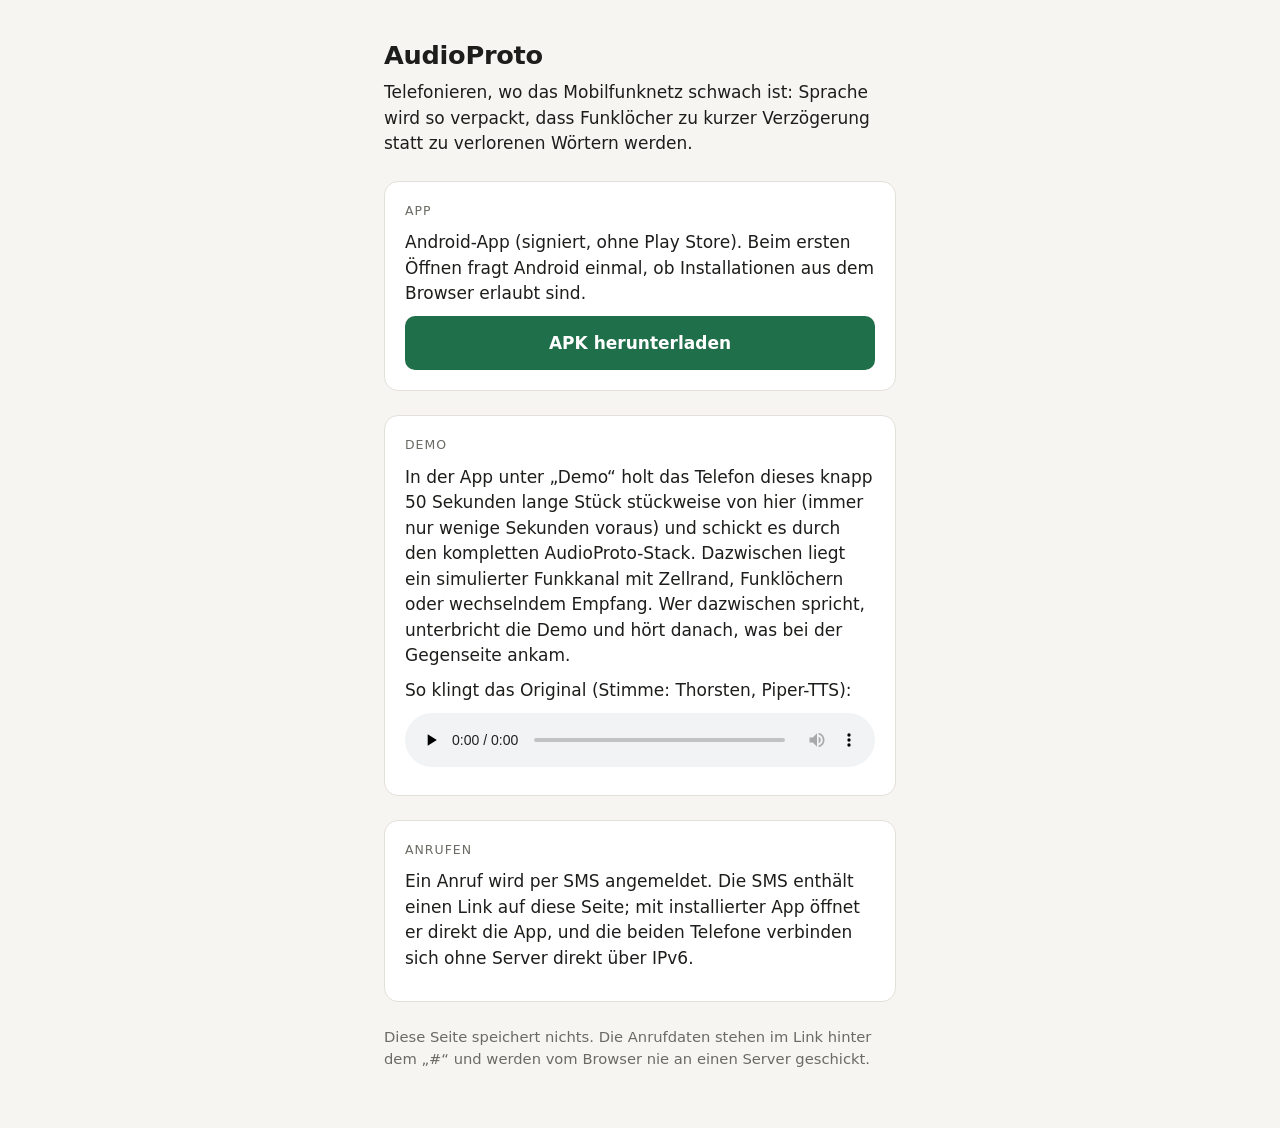
<file: index.html>
<!doctype html>
<html lang="de">
<head>
<meta charset="utf-8">
<meta name="viewport" content="width=device-width, initial-scale=1">
<title>AudioProto</title>
<link rel="stylesheet" href="/style.css">
</head>
<body>
<main>
  <h1>AudioProto</h1>
  <p>Telefonieren, wo das Mobilfunknetz schwach ist: Sprache wird so verpackt, dass Funklöcher zu kurzer Verzögerung statt zu verlorenen Wörtern werden.</p>

  <div class="card">
    <p class="kind">App</p>
    <p>Android-App (signiert, ohne Play Store). Beim ersten Öffnen fragt Android einmal, ob Installationen aus dem Browser erlaubt sind.</p>
    <a class="btn" href="https://github.com/Dinotier/AudioProto/releases/latest/download/audioproto.apk">APK herunterladen</a>
  </div>

  <div class="card">
    <p class="kind">Demo</p>
    <p>In der App unter „Demo“ holt das Telefon dieses knapp 50 Sekunden lange Stück stückweise von hier (immer nur wenige Sekunden voraus) und schickt es durch den kompletten AudioProto-Stack. Dazwischen liegt ein simulierter Funkkanal mit Zellrand, Funklöchern oder wechselndem Empfang. Wer dazwischen spricht, unterbricht die Demo und hört danach, was bei der Gegenseite ankam.</p>
    <p>So klingt das Original (Stimme: Thorsten, Piper-TTS):</p>
    <audio controls preload="none" src="/demo/demo-40s.wav" style="width:100%"></audio>
  </div>

  <div class="card">
    <p class="kind">Anrufen</p>
    <p>Ein Anruf wird per SMS angemeldet. Die SMS enthält einen Link auf diese Seite; mit installierter App öffnet er direkt die App, und die beiden Telefone verbinden sich ohne Server direkt über IPv6.</p>
  </div>
  <p class="muted">Diese Seite speichert nichts. Die Anrufdaten stehen im Link hinter dem „#“ und werden vom Browser nie an einen Server geschickt.</p>
</main>
</body>
</html>
</file>
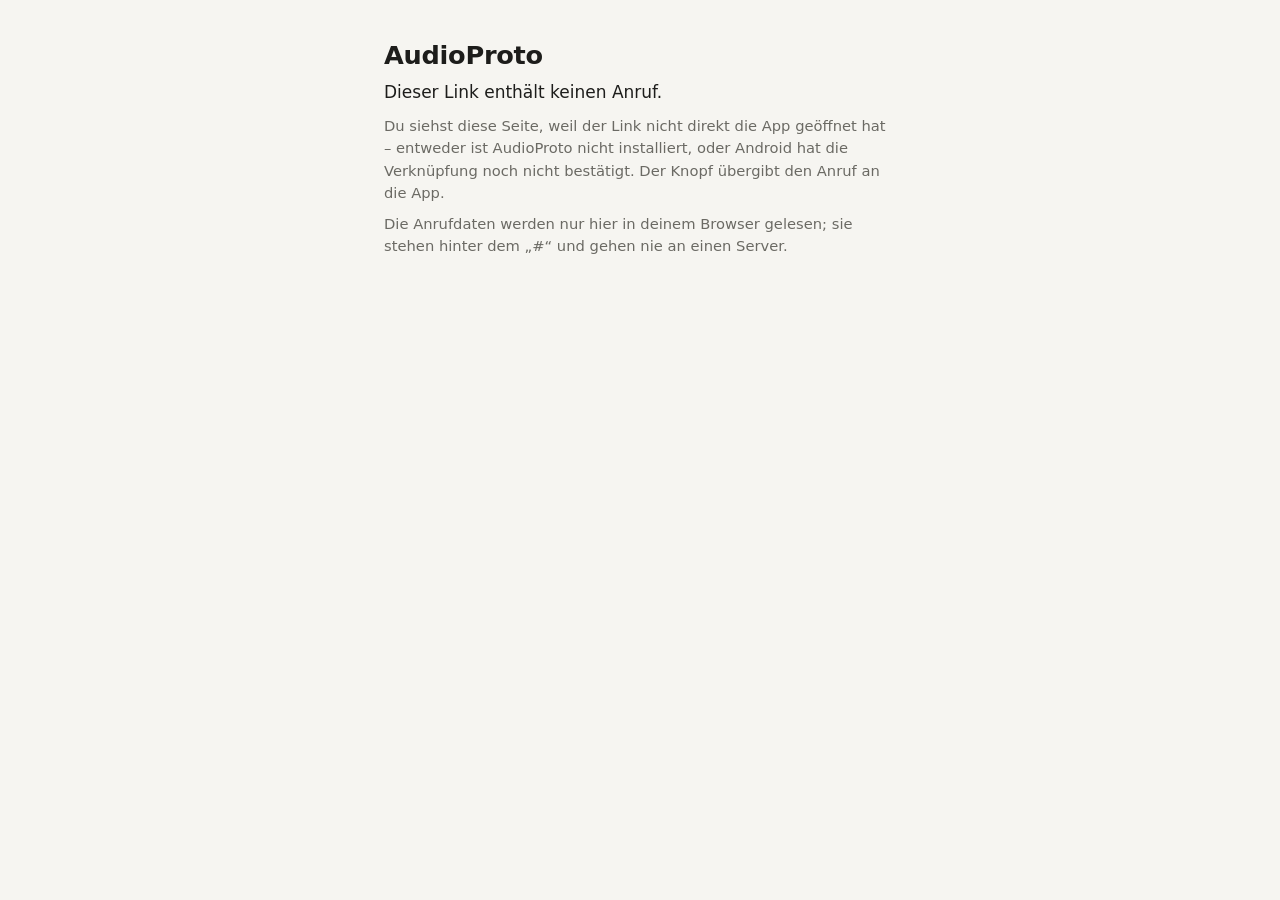
<file: c/index.html>
<!doctype html>
<html lang="de">
<head>
<meta charset="utf-8">
<meta name="viewport" content="width=device-width, initial-scale=1">
<meta name="robots" content="noindex">
<title>AudioProto-Anruf</title>
<link rel="stylesheet" href="/style.css">
</head>
<body>
<main>
  <h1>AudioProto</h1>
  <div class="card" id="card" hidden>
    <p class="kind" id="kind"></p>
    <p class="who" id="who"></p>
    <a class="btn" id="open" href="#">In AudioProto öffnen</a>
    <p class="muted" id="hint"></p>
  </div>
  <p id="none" hidden>Dieser Link enthält keinen Anruf.</p>
  <p class="muted">Du siehst diese Seite, weil der Link nicht direkt die App geöffnet hat – entweder ist AudioProto nicht installiert, oder Android hat die Verknüpfung noch nicht bestätigt. Der Knopf übergibt den Anruf an die App.</p>
  <p class="muted">Die Anrufdaten werden nur hier in deinem Browser gelesen; sie stehen hinter dem „#“ und gehen nie an einen Server.</p>
</main>
<script>
// Payload: version|kind, call id (4), digit count, BCD digits, candidates – see CallLink.kt
(function () {
  var payload = location.hash.replace(/^#/, "");
  if (!/^[A-Za-z0-9_-]{8,}$/.test(payload)) { document.getElementById("none").hidden = false; return; }
  var b;
  try {
    var s = atob(payload.replace(/-/g, "+").replace(/_/g, "/") + "===".slice((payload.length + 3) % 4));
    b = Array.prototype.map.call(s, function (c) { return c.charCodeAt(0); });
  } catch (e) { document.getElementById("none").hidden = false; return; }
  var kinds = { 1: "Anruf", 2: "Anruf angenommen", 3: "Neue Adresse", 4: "Anruf abgebrochen" };
  var kind = kinds[b[0] & 15] || "AudioProto";
  var n = b[5] || 0, digits = "";
  for (var i = 0; i < Math.ceil(n / 2); i++) {
    var v = b[6 + i];
    digits += (v >> 4);
    if ((v & 15) !== 15) digits += (v & 15);
  }
  digits = digits.slice(0, n);
  document.getElementById("kind").textContent = kind;
  document.getElementById("who").textContent = digits ? "von " + digits : "";
  var android = /Android/i.test(navigator.userAgent);
  var open = document.getElementById("open");
  open.href = android
    ? "intent://c/" + payload + "#Intent;scheme=audioproto;package=org.audioproto.probe;end"
    : "audioproto://c/" + payload;
  document.getElementById("hint").textContent = android
    ? "Falls nichts passiert: AudioProto ist nicht installiert."
    : "Die App gibt es bisher nur für Android.";
  document.getElementById("card").hidden = false;
})();
</script>
</body>
</html>
</file>
<file: style.css>
:root { --bg: #f6f5f1; --fg: #1d1d1b; --muted: #6b6a64; --card: #ffffff; --line: #e2e0d8; --accent: #1f6f4a; --accent-fg: #ffffff; }
@media (prefers-color-scheme: dark) {
  :root { --bg: #151614; --fg: #ecebe6; --muted: #a3a29b; --card: #1f201d; --line: #33342f; --accent: #4fb386; --accent-fg: #0f1a14; }
}
* { box-sizing: border-box; }
body { margin: 0; background: var(--bg); color: var(--fg); font: 17px/1.5 system-ui, -apple-system, "Segoe UI", Roboto, sans-serif; }
main { max-width: 34rem; margin: 0 auto; padding: 2.5rem 1rem 3rem; }
h1 { font-size: 1.6rem; line-height: 1.2; margin: 0 0 .5rem; letter-spacing: -.01em; }
p { margin: .6rem 0; }
.muted { color: var(--muted); font-size: .92rem; }
.card { background: var(--card); border: 1px solid var(--line); border-radius: 14px; padding: 1.25rem; margin: 1.5rem 0; }
.kind { text-transform: uppercase; letter-spacing: .08em; font-size: .78rem; color: var(--muted); margin: 0; }
.who { font-size: 1.35rem; font-weight: 600; margin: .2rem 0 1rem; font-variant-numeric: tabular-nums; }
.btn { display: block; text-align: center; background: var(--accent); color: var(--accent-fg); text-decoration: none; font-weight: 600; padding: .9rem 1rem; border-radius: 10px; }
.btn:focus-visible { outline: 3px solid var(--fg); outline-offset: 2px; }
code { font-size: .85em; word-break: break-all; }
</file>
